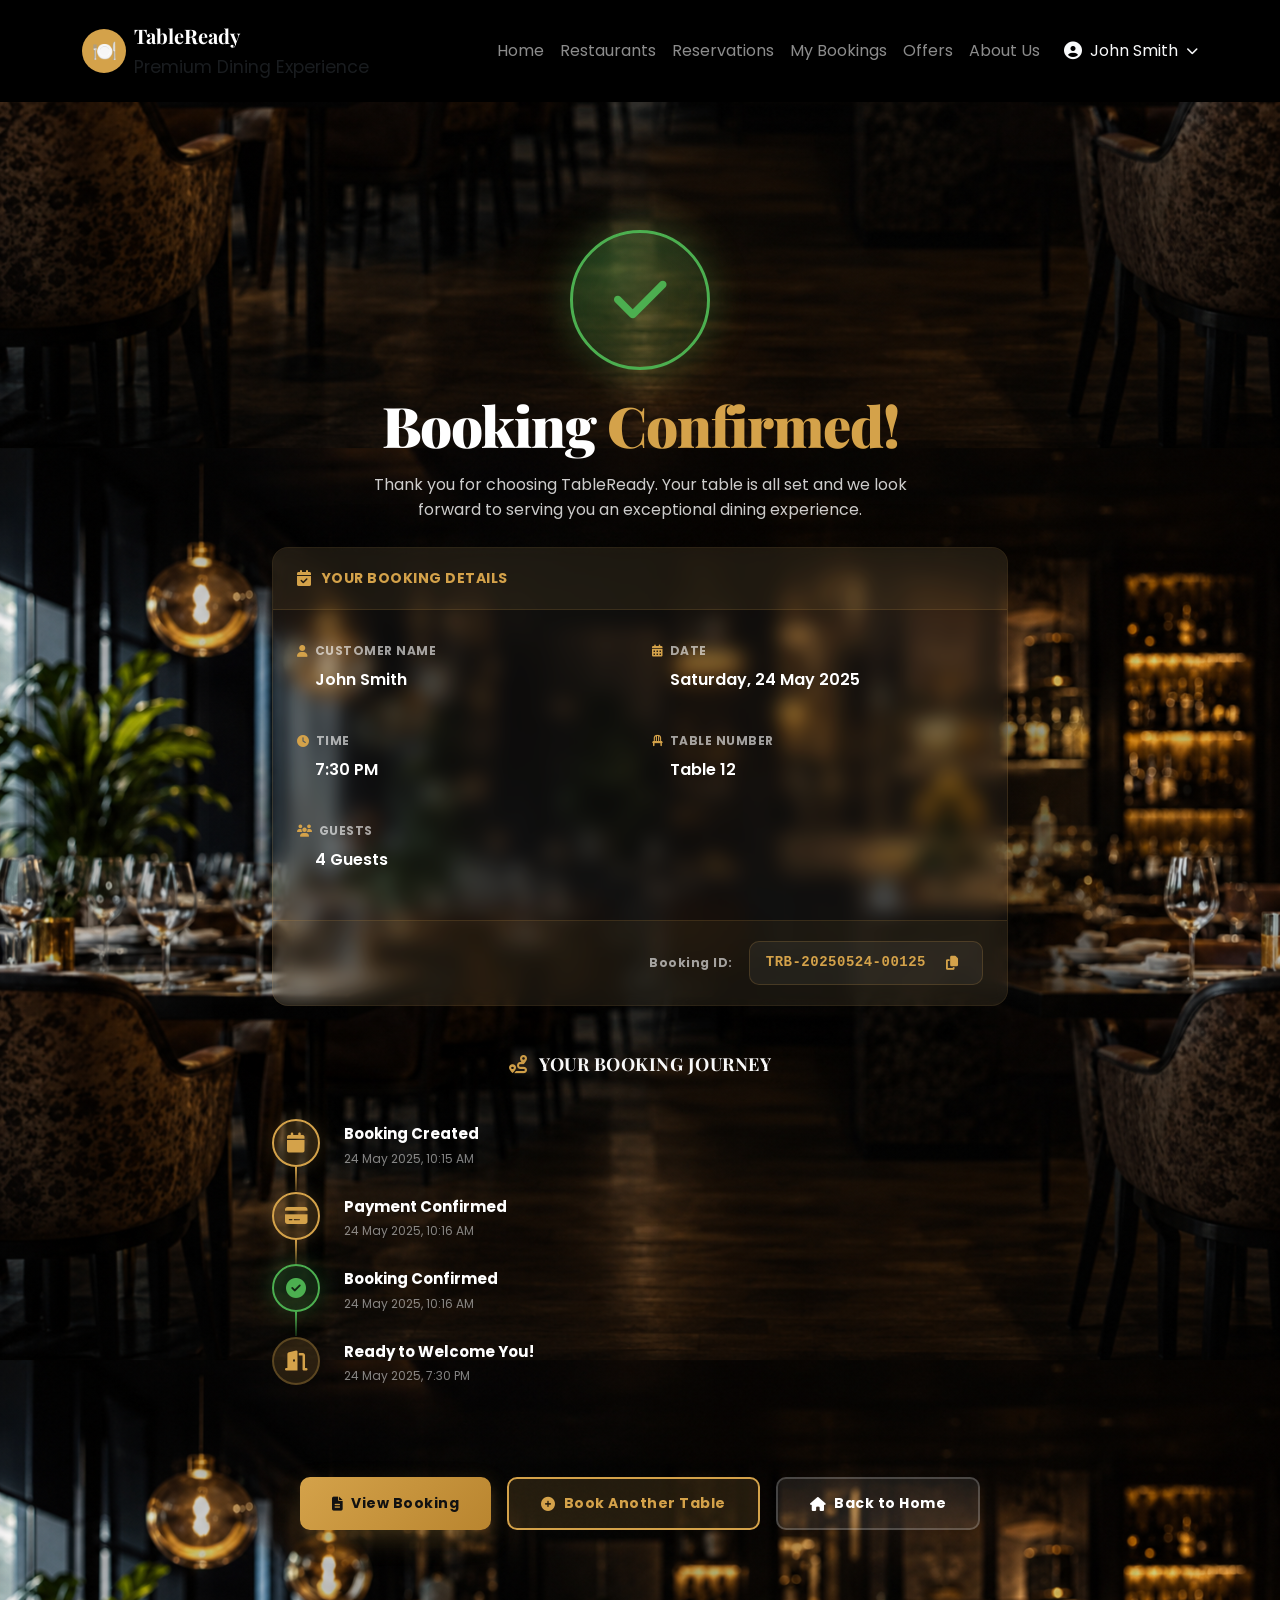
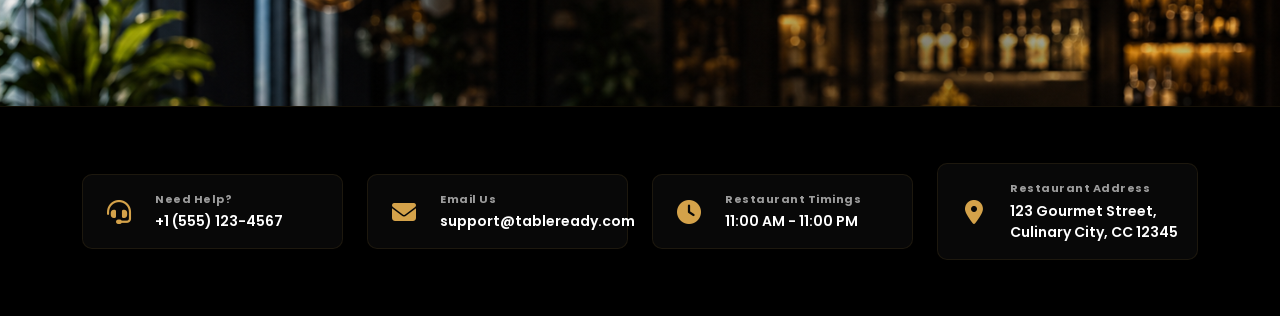
<file: templates/confirmation.html>
<!doctype html>
<html lang="en">

<head>
    <meta charset="utf-8">
    <meta name="viewport" content="width=device-width, initial-scale=1">
    <title>Booking Confirmed — TableReady</title>

    <!-- Google Fonts -->
    <link
        href="https://fonts.googleapis.com/css2?family=Playfair+Display:wght@600;700;900&family=Poppins:wght@300;400;600;700&display=swap"
        rel="stylesheet">

    <!-- Bootstrap 5 -->
    <link href="https://cdn.jsdelivr.net/npm/bootstrap@5.3.2/dist/css/bootstrap.min.css" rel="stylesheet">

    <!-- Font Awesome for Icons -->
    <link rel="stylesheet" href="https://cdnjs.cloudflare.com/ajax/libs/font-awesome/6.4.0/css/all.min.css">

    <!-- Custom CSS -->
    <link rel="stylesheet" href="/static/css/styles.css">
</head>

<body class="confirmation-page">

    <!-- Header / Navbar -->
    <nav class="navbar navbar-expand-lg navbar-dark topbar py-3">
        <div class="container">
            <a class="navbar-brand d-flex align-items-center" href="/">
                <div class="brand-icon">🍽️</div>
                <div class="ms-2">
                    <div class="brand-title">TableReady</div>
                    <small class="text-muted brand-sub">Premium Dining Experience</small>
                </div>
            </a>
            <button class="navbar-toggler" type="button" data-bs-toggle="collapse" data-bs-target="#navmenu">
                <span class="navbar-toggler-icon"></span>
            </button>
            <div class="collapse navbar-collapse" id="navmenu">
                <ul class="navbar-nav ms-auto align-items-center">
                    <li class="nav-item"><a class="nav-link" href="/">Home</a></li>
                    <li class="nav-item"><a class="nav-link" href="/#menu">Restaurants</a></li>
                    <li class="nav-item"><a class="nav-link" href="/#book">Reservations</a></li>
                    <li class="nav-item"><a class="nav-link" href="#">My Bookings</a></li>
                    <li class="nav-item"><a class="nav-link" href="#">Offers</a></li>
                    <li class="nav-item"><a class="nav-link" href="#">About Us</a></li>
                    <li class="nav-item ms-3">
                        <div class="d-flex align-items-center text-light">
                            <i class="fas fa-user-circle me-2" style="font-size: 18px;"></i>
                            <span>John Smith</span>
                            <i class="fas fa-chevron-down ms-2" style="font-size: 12px;"></i>
                        </div>
                    </li>
                </ul>
            </div>
        </div>
    </nav>

    <!-- Success Section -->
    <section class="confirmation-hero">
        <div class="confirmation-bg"></div>
        <div class="container position-relative z-1 py-5">
            <!-- Success Checkmark Circle -->
            <div class="text-center mb-4">
                <div class="success-circle mx-auto mb-4">
                    <i class="fas fa-check"></i>
                </div>
                <h1 class="confirmation-title">
                    Booking <span class="text-gold">Confirmed!</span>
                </h1>
                <p class="confirmation-subtitle mt-3">
                    Thank you for choosing TableReady. Your table is all set and we look<br>
                    forward to serving you an exceptional dining experience.
                </p>
            </div>

            <!-- Booking Details Card -->
            <div class="row justify-content-center mb-5">
                <div class="col-lg-8">
                    <div class="booking-details-card">
                        <div class="card-header">
                            <i class="fas fa-calendar-check"></i> YOUR BOOKING DETAILS
                        </div>
                        <div class="card-content">
                            <div class="row g-4">
                                <div class="col-md-6">
                                    <div class="detail-item">
                                        <div class="detail-label">
                                            <i class="fas fa-user"></i> CUSTOMER NAME
                                        </div>
                                        <div class="detail-value">John Smith</div>
                                    </div>
                                </div>
                                <div class="col-md-6">
                                    <div class="detail-item">
                                        <div class="detail-label">
                                            <i class="fas fa-calendar-alt"></i> DATE
                                        </div>
                                        <div class="detail-value">Saturday, 24 May 2025</div>
                                    </div>
                                </div>
                                <div class="col-md-6">
                                    <div class="detail-item">
                                        <div class="detail-label">
                                            <i class="fas fa-clock"></i> TIME
                                        </div>
                                        <div class="detail-value">7:30 PM</div>
                                    </div>
                                </div>
                                <div class="col-md-6">
                                    <div class="detail-item">
                                        <div class="detail-label">
                                            <i class="fas fa-chair"></i> TABLE NUMBER
                                        </div>
                                        <div class="detail-value">Table 12</div>
                                    </div>
                                </div>
                                <div class="col-md-12">
                                    <div class="detail-item">
                                        <div class="detail-label">
                                            <i class="fas fa-users"></i> GUESTS
                                        </div>
                                        <div class="detail-value">4 Guests</div>
                                    </div>
                                </div>
                            </div>
                        </div>
                        <div class="card-footer">
                            <div class="booking-id-section">
                                <label class="booking-id-label">Booking ID:</label>
                                <div class="booking-id-container">
                                    <span class="booking-id-value" id="bookingId">TRB-20250524-00125</span>
                                    <button class="copy-btn" onclick="copyBookingId()" title="Copy Booking ID">
                                        <i class="fas fa-copy"></i>
                                    </button>
                                </div>
                            </div>
                        </div>
                    </div>
                </div>
            </div>

            <!-- Journey Timeline -->
            <div class="row justify-content-center mb-5">
                <div class="col-lg-8">
                    <h5 class="journey-title text-center mb-4">
                        <i class="fas fa-route"></i> YOUR BOOKING JOURNEY
                    </h5>
                    <div class="journey-timeline">
                        <!-- Step 1 -->
                        <div class="journey-step">
                            <div class="step-dot completed">
                                <i class="fas fa-calendar"></i>
                            </div>
                            <div class="step-line"></div>
                            <div class="step-content">
                                <div class="step-title">Booking Created</div>
                                <div class="step-time">24 May 2025, 10:15 AM</div>
                            </div>
                        </div>

                        <!-- Step 2 -->
                        <div class="journey-step">
                            <div class="step-dot completed">
                                <i class="fas fa-credit-card"></i>
                            </div>
                            <div class="step-line"></div>
                            <div class="step-content">
                                <div class="step-title">Payment Confirmed</div>
                                <div class="step-time">24 May 2025, 10:16 AM</div>
                            </div>
                        </div>

                        <!-- Step 3 -->
                        <div class="journey-step">
                            <div class="step-dot active">
                                <i class="fas fa-check-circle"></i>
                            </div>
                            <div class="step-line"></div>
                            <div class="step-content">
                                <div class="step-title">Booking Confirmed</div>
                                <div class="step-time">24 May 2025, 10:16 AM</div>
                            </div>
                        </div>

                        <!-- Step 4 -->
                        <div class="journey-step">
                            <div class="step-dot">
                                <i class="fas fa-door-open"></i>
                            </div>
                            <div class="step-content">
                                <div class="step-title">Ready to Welcome You!</div>
                                <div class="step-time">24 May 2025, 7:30 PM</div>
                            </div>
                        </div>
                    </div>
                </div>
            </div>

            <!-- Action Buttons -->
            <div class="row justify-content-center mb-5">
                <div class="col-lg-8">
                    <div class="action-buttons">
                        <button class="btn btn-action btn-view-booking">
                            <i class="fas fa-file-alt"></i> View Booking
                        </button>
                        <button class="btn btn-action btn-book-another">
                            <i class="fas fa-plus-circle"></i> Book Another Table
                        </button>
                        <button class="btn btn-action btn-home" onclick="window.location.href='/'">
                            <i class="fas fa-home"></i> Back to Home
                        </button>
                    </div>
                </div>
            </div>
        </div>
    </section>

    <!-- Footer Support Section -->
    <section class="confirmation-footer">
        <div class="container py-4">
            <div class="row g-4">
                <div class="col-md-3 d-flex align-items-center">
                    <div class="support-item">
                        <i class="fas fa-headset"></i>
                        <div>
                            <div class="support-label">Need Help?</div>
                            <div class="support-value">+1 (555) 123-4567</div>
                        </div>
                    </div>
                </div>
                <div class="col-md-3 d-flex align-items-center">
                    <div class="support-item">
                        <i class="fas fa-envelope"></i>
                        <div>
                            <div class="support-label">Email Us</div>
                            <div class="support-value">support@tableready.com</div>
                        </div>
                    </div>
                </div>
                <div class="col-md-3 d-flex align-items-center">
                    <div class="support-item">
                        <i class="fas fa-clock"></i>
                        <div>
                            <div class="support-label">Restaurant Timings</div>
                            <div class="support-value">11:00 AM - 11:00 PM</div>
                        </div>
                    </div>
                </div>
                <div class="col-md-3 d-flex align-items-center">
                    <div class="support-item">
                        <i class="fas fa-map-marker-alt"></i>
                        <div>
                            <div class="support-label">Restaurant Address</div>
                            <div class="support-value">123 Gourmet Street, Culinary City, CC 12345</div>
                        </div>
                    </div>
                </div>
            </div>
        </div>
    </section>

    <!-- Bootstrap 5 Bundle JS -->
    <script src="https://cdn.jsdelivr.net/npm/bootstrap@5.3.2/dist/js/bootstrap.bundle.min.js"></script>

    <!-- Custom JS -->
    <script src="/static/js/confirmation.js"></script>
</body>

</html>
</file>
<file: static/css/styles.css>
:root {
	--brand-gold: #d4a24a;
	--brand-gold-dark: #b9852f;
	--bg-dark: #0b0b0b;
	--muted: #8a8a8a;
	--card-radius: 14px;
}

body {
	font-family: 'Poppins', sans-serif;
	color: #222;
	background: #fff;
}

.topbar {
	background: linear-gradient(180deg, rgba(0, 0, 0, 0.9), rgba(0, 0, 0, 0.85));
}

.navbar-brand .brand-title {
	font-weight: 700;
	font-family: 'Playfair Display', serif;
	color: #fff
}

.brand-icon {
	background: var(--brand-gold);
	color: #111;
	border-radius: 50%;
	width: 44px;
	height: 44px;
	display: flex;
	align-items: center;
	justify-content: center;
	font-weight: 700
}

.hero-wrap {
	background-image: url('/static/images/2-Menu.jpg.jpeg');
	background-size: cover;
	background-position: center;
	position: relative;
	padding: 64px;
	border-radius: 28px 28px 12px 12px;
	overflow: hidden;
}

.hero-overlay {
	position: absolute;
	inset: 0;
	background: linear-gradient(180deg, rgba(8, 8, 8, 0.7), rgba(8, 8, 8, 0.85));
}

.hero-wrap .row {
	position: relative;
	z-index: 2
}

.hero-title {
	font-family: 'Playfair Display', serif;
	font-weight: 800;
	color: #fff;
	font-size: 48px;
	line-height: 1.05
}

.hero-sub {
	color: rgba(255, 255, 255, 0.9);
	max-width: 520px
}

.booking-card {
	background: rgba(255, 255, 255, 0.06);
	backdrop-filter: blur(6px);
	border-radius: 12px;
	border: 1px solid rgba(255, 255, 255, 0.06);
	color: #fff
}

.booking-card .form-control,
.booking-card .form-select {
	background: rgba(255, 255, 255, 0.03);
	border: 1px solid rgba(255, 255, 255, 0.06);
	color: #fff
}

.booking-card .btn {
	background: var(--brand-gold);
	border: none;
	color: #111
}

.category-nav {
	transform: translateY(-26px);
	padding: 18px
}

.category-nav .nav-link {
	display: flex;
	flex-direction: column;
	align-items: center;
	justify-content: center;
	padding: 10px 18px;
	border-radius: 12px;
	color: #6b6b6b;
	border: 1px solid transparent;
	min-width: 110px
}

.category-nav .nav-link .icon {
	font-size: 20px;
	margin-bottom: 6px
}

.category-nav .nav-link.active {
	background: linear-gradient(180deg, #fff, #fff);
	border: 1px solid rgba(212, 162, 74, 0.12);
	box-shadow: 0 6px 18px rgba(20, 20, 20, 0.06);
	color: var(--brand-gold)
}

.features .feature {
	background: #fff;
	border-radius: 12px;
	box-shadow: 0 6px 18px rgba(20, 20, 20, 0.04)
}

.food-card {
	border: none;
	border-radius: var(--card-radius);
	overflow: hidden;
	box-shadow: 0 8px 18px rgba(15, 15, 15, 0.06)
}

.food-card img {
	height: 160px;
	object-fit: cover
}

.food-card .card-body {
	background: #fff;
	padding: 16px
}

.food-card .card-title {
	font-weight: 700;
	font-size: 15px
}

.food-card p {
	font-size: 13px;
	color: #666;
	margin: 6px 0
}

.food-card .price {
	font-weight: 700;
	color: var(--brand-gold);
	margin-top: 8px
}

.food-badge {
	position: absolute;
	right: 12px;
	top: 12px;
	background: #fff;
	padding: 6px;
	border-radius: 8px;
	font-size: 12px;
	border: 1px solid rgba(0, 0, 0, 0.06)
}

.section-heading {
	font-family: 'Playfair Display', serif;
	font-weight: 700;
	margin-bottom: 18px
}

.section-sub small {
	color: #8b8b8b
}

.cta {
	background: #0b0b0b;
	padding: 28px;
	border-radius: 12px;
	margin-top: 28px;
	color: #fff
}

.cta .btn {
	background: var(--brand-gold);
	border: none;
	color: #111
}

.footer {
	background: #070707;
	padding: 48px 0;
	border-radius: 0 0 28px 28px
}

.footer h5 {
	color: var(--brand-gold)
}

.footer .list-unstyled li {
	color: #9b9b9b;
	margin-bottom: 6px
}

.scroll-top {
	position: fixed;
	right: 18px;
	bottom: 18px;
	width: 56px;
	height: 56px;
	border-radius: 50%;
	background: linear-gradient(180deg, var(--brand-gold), var(--brand-gold-dark));
	display: flex;
	align-items: center;
	justify-content: center;
	color: #111;
	box-shadow: 0 8px 20px rgba(0, 0, 0, 0.25);
}

/* ============================================
   CONFIRMATION PAGE STYLES
   ============================================ */

.confirmation-page {
	background: #000;
}

.confirmation-hero {
	min-height: 100vh;
	background-image: url('../images/success.png');
	background-size: contain;
	background-position: center;
	background-attachment: fixed;
	position: relative;
	padding: 80px 0;
	color: #fff;
	display: flex;
	flex-direction: column;
	justify-content: center;
}

.confirmation-bg {
	position: absolute;
	inset: 0;
	/* background: linear-gradient(135deg, rgba(11, 11, 11, 0.8) 0%, rgba(25, 25, 35, 0.85) 100%); */
	z-index: 0;
}

.z-1 {
	position: relative;
	z-index: 1
}

/* Success Circle */
.success-circle {
	width: 140px;
	height: 140px;
	border-radius: 50%;
	background: radial-gradient(circle at 30% 30%, rgba(76, 175, 80, 0.3), rgba(76, 175, 80, 0.05));
	border: 3px solid #4CAF50;
	display: flex;
	align-items: center;
	justify-content: center;
	font-size: 60px;
	color: #4CAF50;
	box-shadow: 0 0 40px rgba(76, 175, 80, 0.3), inset 0 0 40px rgba(76, 175, 80, 0.1);
	animation: successPulse 2s ease-in-out infinite;
}

@keyframes successPulse {

	0%,
	100% {
		box-shadow: 0 0 40px rgba(76, 175, 80, 0.3), inset 0 0 40px rgba(76, 175, 80, 0.1);
	}

	50% {
		box-shadow: 0 0 60px rgba(76, 175, 80, 0.5), inset 0 0 60px rgba(76, 175, 80, 0.2);
	}
}

/* Titles */
.confirmation-title {
	font-family: 'Playfair Display', serif;
	font-weight: 900;
	font-size: 56px;
	line-height: 1.1;
	letter-spacing: -1px;
}

.confirmation-title .text-gold {
	color: var(--brand-gold)
}

.confirmation-subtitle {
	font-size: 16px;
	color: rgba(255, 255, 255, 0.8);
	line-height: 1.6;
}

/* Booking Details Card */
.booking-details-card {
	background: rgba(255, 255, 255, 0.04);
	border: 1px solid rgba(212, 162, 74, 0.15);
	border-radius: 16px;
	overflow: hidden;
	backdrop-filter: blur(10px);
	box-shadow: 0 20px 60px rgba(0, 0, 0, 0.3);
}

.booking-details-card .card-header {
	background: rgba(212, 162, 74, 0.08);
	border-bottom: 1px solid rgba(212, 162, 74, 0.15);
	padding: 20px 24px;
	color: var(--brand-gold);
	font-weight: 700;
	font-size: 14px;
	letter-spacing: 0.5px;
	display: flex;
	align-items: center;
	gap: 10px;
}

.booking-details-card .card-header i {
	font-size: 16px
}

.booking-details-card .card-content {
	padding: 32px 24px;
}

.detail-item {
	margin-bottom: 16px
}

.detail-label {
	font-size: 12px;
	font-weight: 700;
	color: rgba(255, 255, 255, 0.6);
	letter-spacing: 0.5px;
	display: flex;
	align-items: center;
	gap: 6px;
	margin-bottom: 8px;
}

.detail-label i {
	font-size: 12px;
	color: var(--brand-gold)
}

.detail-value {
	font-size: 16px;
	font-weight: 600;
	color: #fff;
	margin-left: 18px;
}

.booking-details-card .card-footer {
	background: rgba(212, 162, 74, 0.06);
	border-top: 1px solid rgba(212, 162, 74, 0.15);
	padding: 20px 24px;
}

.booking-id-section {
	display: flex;
	align-items: center;
	justify-content: flex-end;
	gap: 16px;
}

.booking-id-label {
	font-size: 12px;
	font-weight: 700;
	color: rgba(255, 255, 255, 0.6);
	letter-spacing: 0.5px;
	margin: 0;
}

.booking-id-container {
	display: flex;
	align-items: center;
	gap: 12px;
	background: rgba(255, 255, 255, 0.05);
	padding: 10px 16px;
	border-radius: 10px;
	border: 1px solid rgba(212, 162, 74, 0.2);
}

.booking-id-value {
	font-size: 14px;
	font-weight: 700;
	color: var(--brand-gold);
	font-family: 'Courier New', monospace;
	letter-spacing: 0.5px;
}

.copy-btn {
	background: none;
	border: none;
	color: var(--brand-gold);
	font-size: 14px;
	cursor: pointer;
	padding: 4px 8px;
	border-radius: 6px;
	transition: all 0.3s ease;
	display: flex;
	align-items: center;
	justify-content: center;
}

.copy-btn:hover {
	background: rgba(212, 162, 74, 0.1);
	transform: scale(1.1);
}

.copy-btn.copied {
	color: #4CAF50
}

/* Journey Timeline */
.journey-title {
	font-family: 'Playfair Display', serif;
	font-size: 18px;
	font-weight: 700;
	color: #fff;
	letter-spacing: 0.5px;
}

.journey-title i {
	margin-right: 8px;
	color: var(--brand-gold)
}

.journey-timeline {
	position: relative;
	padding: 20px 0;
}

.journey-step {
	display: flex;
	gap: 24px;
	margin-bottom: 24px;
	position: relative;
}

.journey-step:last-child .step-line {
	display: none
}

.step-dot {
	width: 48px;
	height: 48px;
	border-radius: 50%;
	background: rgba(212, 162, 74, 0.15);
	border: 2px solid rgba(212, 162, 74, 0.3);
	display: flex;
	align-items: center;
	justify-content: center;
	color: var(--brand-gold);
	font-size: 20px;
	flex-shrink: 0;
	position: relative;
	z-index: 2;
	transition: all 0.3s ease;
}

.step-dot.completed {
	background: rgba(212, 162, 74, 0.2);
	border-color: var(--brand-gold);
	box-shadow: 0 0 20px rgba(212, 162, 74, 0.2);
}

.step-dot.active {
	background: rgba(76, 175, 80, 0.2);
	border-color: #4CAF50;
	color: #4CAF50;
	box-shadow: 0 0 25px rgba(76, 175, 80, 0.3);
}

.step-line {
	position: absolute;
	left: 23px;
	top: 48px;
	width: 2px;
	height: 24px;
	background: linear-gradient(180deg, var(--brand-gold) 0%, rgba(212, 162, 74, 0.2) 100%);
	z-index: 1;
}

.step-dot.active~.step-line {
	background: linear-gradient(180deg, #4CAF50 0%, rgba(76, 175, 80, 0.2) 100%)
}

.step-content {
	padding-top: 4px
}

.step-title {
	font-size: 15px;
	font-weight: 700;
	color: #fff;
	margin-bottom: 4px;
}

.step-time {
	font-size: 12px;
	color: rgba(255, 255, 255, 0.5);
}

/* Action Buttons */
.action-buttons {
	display: flex;
	gap: 16px;
	justify-content: center;
	flex-wrap: wrap;
}

.btn-action {
	padding: 14px 32px;
	border-radius: 10px;
	font-weight: 700;
	font-size: 14px;
	letter-spacing: 0.5px;
	border: none;
	transition: all 0.3s ease;
	display: inline-flex;
	align-items: center;
	gap: 8px;
	text-decoration: none;
	cursor: pointer;
}

.btn-view-booking {
	background: linear-gradient(135deg, var(--brand-gold) 0%, var(--brand-gold-dark) 100%);
	color: #111;
	box-shadow: 0 10px 25px rgba(212, 162, 74, 0.25);
}

.btn-view-booking:hover {
	transform: translateY(-2px);
	box-shadow: 0 15px 35px rgba(212, 162, 74, 0.35);
	color: #111;
}

.btn-book-another {
	background: rgba(212, 162, 74, 0.15);
	color: var(--brand-gold);
	border: 2px solid var(--brand-gold);
}

.btn-book-another:hover {
	background: rgba(212, 162, 74, 0.25);
	transform: translateY(-2px);
	color: var(--brand-gold);
}

.btn-home {
	background: rgba(255, 255, 255, 0.08);
	color: #fff;
	border: 2px solid rgba(255, 255, 255, 0.2);
}

.btn-home:hover {
	background: rgba(255, 255, 255, 0.15);
	border-color: rgba(255, 255, 255, 0.4);
	color: #fff;
	transform: translateY(-2px);
}

/* Footer Support Section */
.confirmation-footer {
	background: rgba(0, 0, 0, 0.6);
	border-top: 1px solid rgba(212, 162, 74, 0.1);
	padding: 32px 0;
}

.support-item {
	display: flex;
	align-items: center;
	gap: 16px;
	padding: 16px;
	border-radius: 10px;
	background: rgba(255, 255, 255, 0.03);
	border: 1px solid rgba(212, 162, 74, 0.1);
	width: 100%;
	transition: all 0.3s ease;
}

.support-item:hover {
	background: rgba(212, 162, 74, 0.08);
	border-color: rgba(212, 162, 74, 0.2);
}

.support-item i {
	font-size: 24px;
	color: var(--brand-gold);
	width: 40px;
	text-align: center;
	flex-shrink: 0;
}

.support-label {
	font-size: 11px;
	font-weight: 700;
	color: rgba(255, 255, 255, 0.6);
	letter-spacing: 0.5px;
	margin-bottom: 4px;
}

.support-value {
	font-size: 14px;
	font-weight: 600;
	color: #fff;
}

/* Responsive tweaks */
@media (max-width:992px) {
	.hero-wrap {
		padding: 32px
	}

	.hero-title {
		font-size: 32px
	}

	.confirmation-title {
		font-size: 42px
	}

	.success-circle {
		width: 120px;
		height: 120px;
		font-size: 50px
	}
}

@media (max-width:768px) {
	.action-buttons {
		flex-direction: column
	}

	.btn-action {
		width: 100%
	}

	.booking-id-section {
		flex-direction: column;
		align-items: flex-start
	}

	.booking-details-card .card-content {
		padding: 20px 16px
	}

	.booking-details-card .card-header {
		padding: 16px 16px
	}

	.detail-value {
		margin-left: 0
	}
}

@media (max-width:576px) {
	.hero-wrap {
		padding: 20px
	}

	.category-nav .nav-link {
		min-width: 80px;
		padding: 8px
	}

	.food-card img {
		height: 140px
	}

	.confirmation-title {
		font-size: 32px
	}

	.success-circle {
		width: 100px;
		height: 100px;
		font-size: 40px
	}

	.confirmation-subtitle {
		font-size: 14px
	}

	.confirmation-hero {
		padding: 40px 0
	}

	.support-item {
		flex-direction: column;
		text-align: center;
		padding: 12px
	}

	.journey-step {
		gap: 16px
	}

	.step-dot {
		width: 40px;
		height: 40px;
		font-size: 18px
	}

	.step-line {
		left: 19px
	}
}
</file>
